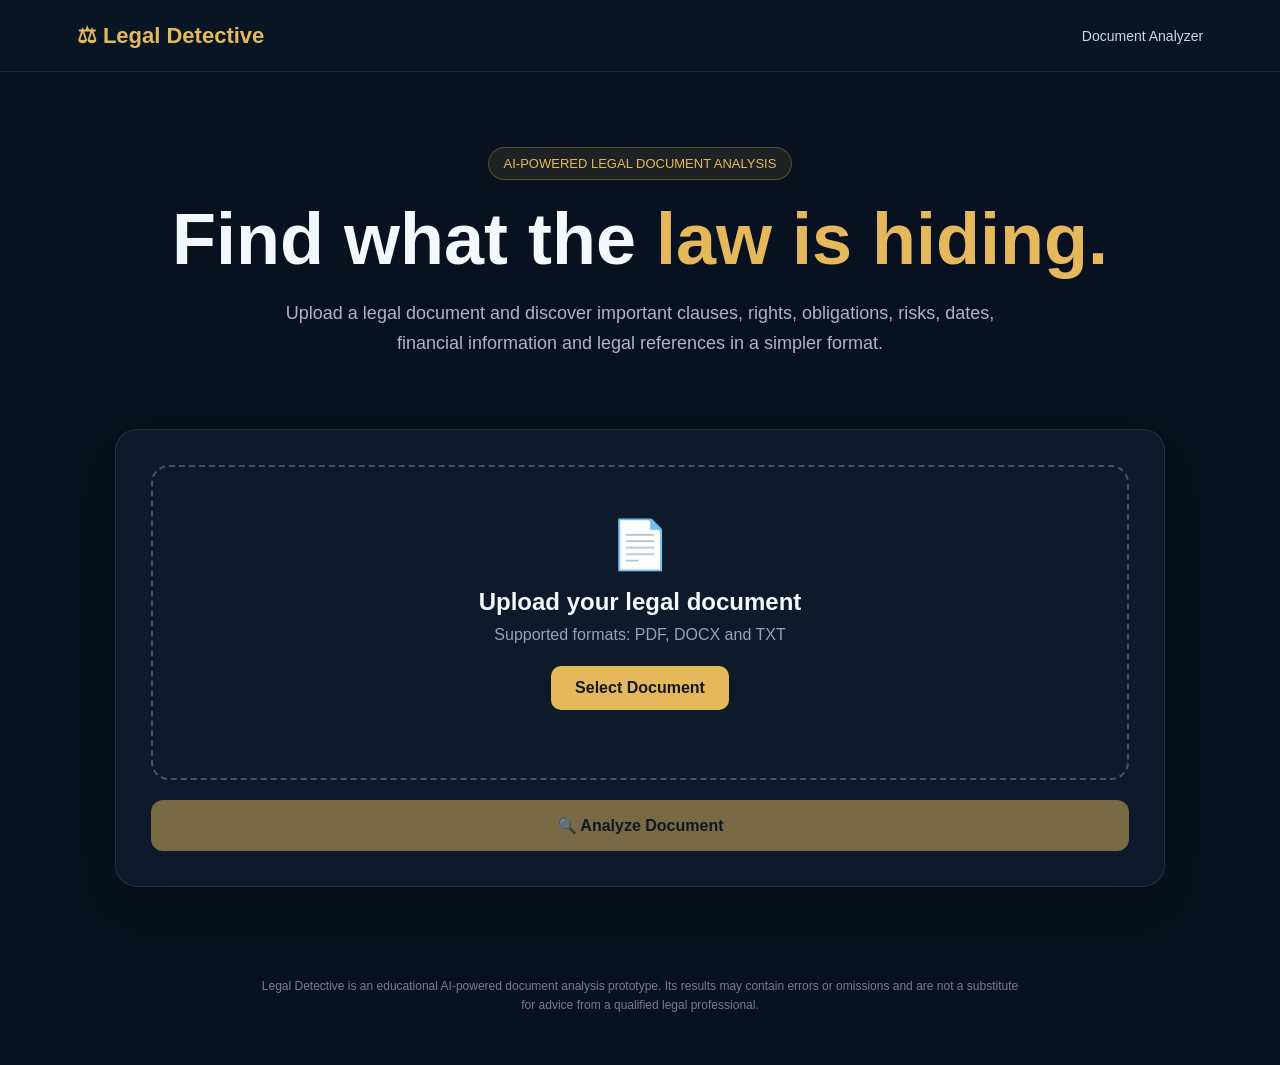
<file: templates/index.html>
<!DOCTYPE html>
<html lang="en">
<head>
    <meta charset="UTF-8">
    <meta name="viewport" content="width=device-width, initial-scale=1.0">
    <title>Legal Detective</title>

    <style>
        * {
            box-sizing: border-box;
            margin: 0;
            padding: 0;
        }

        body {
            font-family: Arial, Helvetica, sans-serif;
            background: #07111f;
            color: #f4f7fb;
            min-height: 100vh;
        }

        .navbar {
            height: 72px;
            display: flex;
            align-items: center;
            justify-content: space-between;
            padding: 0 6%;
            border-bottom: 1px solid rgba(255,255,255,0.08);
            background: #081525;
        }

        .logo {
            font-size: 22px;
            font-weight: 800;
            color: #e5b85c;
        }

        .nav-link {
            color: #cbd5e1;
            text-decoration: none;
            font-size: 14px;
        }

        .hero {
            text-align: center;
            padding: 75px 20px 45px;
            max-width: 1000px;
            margin: auto;
        }

        .badge {
            display: inline-block;
            padding: 8px 15px;
            border-radius: 30px;
            background: rgba(229,184,92,0.1);
            color: #e5b85c;
            border: 1px solid rgba(229,184,92,0.3);
            font-size: 13px;
            margin-bottom: 22px;
        }

        h1 {
            font-size: clamp(40px, 7vw, 72px);
            line-height: 1.05;
            margin-bottom: 20px;
        }

        h1 span {
            color: #e5b85c;
        }

        .hero p {
            color: #aab7c7;
            font-size: 18px;
            line-height: 1.7;
            max-width: 720px;
            margin: auto;
        }

        .container {
            width: min(1050px, 92%);
            margin: auto;
        }

        .upload-card {
            background: #0c1a2c;
            border: 1px solid rgba(255,255,255,0.1);
            border-radius: 22px;
            padding: 35px;
            margin: 25px auto 60px;
            box-shadow: 0 20px 60px rgba(0,0,0,0.25);
        }

        .drop-zone {
            border: 2px dashed #42536a;
            border-radius: 18px;
            padding: 50px 25px;
            text-align: center;
            cursor: pointer;
            transition: 0.2s;
        }

        .drop-zone:hover,
        .drop-zone.dragover {
            border-color: #e5b85c;
            background: rgba(229,184,92,0.05);
        }

        .upload-icon {
            font-size: 48px;
            margin-bottom: 15px;
        }

        .drop-zone h2 {
            margin-bottom: 10px;
        }

        .drop-zone p {
            color: #93a4b8;
            margin-bottom: 22px;
        }

        /* Hide the ugly browser file input */
        #fileInput {
            display: none;
        }

        .choose-btn {
            display: inline-block;
            padding: 13px 24px;
            border-radius: 10px;
            background: #e5b85c;
            color: #101820;
            font-weight: 800;
            cursor: pointer;
            border: none;
        }

        .choose-btn:hover {
            background: #f0ca78;
        }

        .file-name {
            margin-top: 18px;
            color: #e5b85c;
            font-weight: 600;
            word-break: break-word;
        }

        .analyze-btn {
            width: 100%;
            margin-top: 20px;
            padding: 16px;
            border: none;
            border-radius: 12px;
            background: #e5b85c;
            color: #101820;
            font-size: 16px;
            font-weight: 800;
            cursor: pointer;
        }

        .analyze-btn:hover {
            background: #f0ca78;
        }

        .analyze-btn:disabled {
            opacity: 0.5;
            cursor: not-allowed;
        }

        .status {
            display: none;
            margin-top: 20px;
            padding: 15px;
            border-radius: 10px;
            background: #111f32;
            color: #cbd5e1;
            text-align: center;
        }

        .results {
            display: none;
            margin-bottom: 80px;
        }

        .results-header {
            margin-bottom: 25px;
        }

        .results-header h2 {
            font-size: 30px;
            margin-bottom: 8px;
        }

        .results-header p {
            color: #94a3b8;
        }

        .grid {
            display: grid;
            grid-template-columns: repeat(2, minmax(0, 1fr));
            gap: 18px;
        }

        .card {
            background: #0c1a2c;
            border: 1px solid rgba(255,255,255,0.08);
            border-radius: 16px;
            padding: 24px;
        }

        .card.full {
            grid-column: 1 / -1;
        }

        .card h3 {
            color: #e5b85c;
            margin-bottom: 14px;
        }

        .card p,
        .card li {
            color: #c1ccda;
            line-height: 1.7;
        }

        .card ul {
            padding-left: 20px;
        }

        .attention {
            font-size: 20px;
            font-weight: 800;
        }

        .item {
            padding: 12px;
            background: #101f32;
            border-radius: 10px;
            margin-bottom: 10px;
        }

        .item:last-child {
            margin-bottom: 0;
        }

        .empty {
            color: #718096;
        }

        .disclaimer {
            text-align: center;
            color: #718096;
            font-size: 12px;
            line-height: 1.6;
            padding: 30px 20px 50px;
            max-width: 800px;
            margin: auto;
        }

        @media (max-width: 700px) {
            .navbar {
                padding: 0 20px;
            }

            .hero {
                padding-top: 50px;
            }

            .upload-card {
                padding: 20px;
            }

            .drop-zone {
                padding: 35px 15px;
            }

            .grid {
                grid-template-columns: 1fr;
            }

            .card.full {
                grid-column: auto;
            }
        }
    </style>
</head>

<body>

<nav class="navbar">
    <div class="logo">⚖ Legal Detective</div>
    <a class="nav-link" href="#upload">Document Analyzer</a>
</nav>

<section class="hero">
    <div class="badge">AI-POWERED LEGAL DOCUMENT ANALYSIS</div>

    <h1>
        Find what the <span>law is hiding.</span>
    </h1>

    <p>
        Upload a legal document and discover important clauses,
        rights, obligations, risks, dates, financial information
        and legal references in a simpler format.
    </p>
</section>

<main class="container">

    <section class="upload-card" id="upload">

        <div class="drop-zone" id="dropZone">

            <div class="upload-icon">📄</div>

            <h2>Upload your legal document</h2>

            <p>
                Supported formats: PDF, DOCX and TXT
            </p>

            <label for="fileInput" class="choose-btn">
                Select Document
            </label>

            <input
                type="file"
                id="fileInput"
                accept=".pdf,.docx,.txt"
            >

            <div class="file-name" id="fileName"></div>

        </div>

        <button class="analyze-btn" id="analyzeBtn" disabled>
            🔍 Analyze Document
        </button>

        <div class="status" id="status"></div>

    </section>

    <section class="results" id="results">

        <div class="results-header">
            <h2>Analysis Results</h2>
            <p id="documentType"></p>
        </div>

        <div class="grid">

            <div class="card full">
                <h3>📋 Summary</h3>
                <p id="summary"></p>
            </div>

            <div class="card full">
                <h3>💡 Simple Explanation</h3>
                <p id="simpleExplanation"></p>
            </div>

            <div class="card">
                <h3>👥 Parties</h3>
                <div id="parties"></div>
            </div>

            <div class="card">
                <h3>⚠️ Risks & Attention</h3>
                <div id="risks"></div>
            </div>

            <div class="card">
                <h3>✅ Rights</h3>
                <div id="rights"></div>
            </div>

            <div class="card">
                <h3>📌 Obligations</h3>
                <div id="obligations"></div>
            </div>

            <div class="card">
                <h3>📅 Important Dates</h3>
                <div id="dates"></div>
            </div>

            <div class="card">
                <h3>💰 Financial Information</h3>
                <div id="money"></div>
            </div>

            <div class="card full">
                <h3>📜 Acts & Legal References</h3>
                <div id="legalReferences"></div>
            </div>

            <div class="card full">
                <h3>🔎 Important Clauses</h3>
                <div id="clauses"></div>
            </div>

        </div>

    </section>

</main>

<div class="disclaimer">
    Legal Detective is an educational AI-powered document analysis
    prototype. Its results may contain errors or omissions and are
    not a substitute for advice from a qualified legal professional.
</div>


<script>

const fileInput = document.getElementById("fileInput");
const dropZone = document.getElementById("dropZone");
const fileName = document.getElementById("fileName");
const analyzeBtn = document.getElementById("analyzeBtn");
const statusBox = document.getElementById("status");
const results = document.getElementById("results");

let selectedFile = null;


/* ---------------- FILE SELECTION ---------------- */

fileInput.addEventListener("change", function () {
    if (this.files.length > 0) {
        selectFile(this.files[0]);
    }
});


function selectFile(file) {

    const allowed = [
        "application/pdf",
        "application/vnd.openxmlformats-officedocument.wordprocessingml.document",
        "text/plain"
    ];

    const extension = file.name.split(".").pop().toLowerCase();

    if (!["pdf", "docx", "txt"].includes(extension)) {
        alert("Please upload a PDF, DOCX or TXT file.");
        return;
    }

    selectedFile = file;

    fileName.textContent = "Selected: " + file.name;

    analyzeBtn.disabled = false;
}


/* ---------------- DRAG & DROP ---------------- */

dropZone.addEventListener("dragover", function (e) {
    e.preventDefault();
    dropZone.classList.add("dragover");
});

dropZone.addEventListener("dragleave", function () {
    dropZone.classList.remove("dragover");
});

dropZone.addEventListener("drop", function (e) {

    e.preventDefault();

    dropZone.classList.remove("dragover");

    if (e.dataTransfer.files.length > 0) {
        selectFile(e.dataTransfer.files[0]);
    }
});


/* ---------------- ANALYSIS ---------------- */

analyzeBtn.addEventListener("click", async function () {

    if (!selectedFile) return;

    analyzeBtn.disabled = true;

    statusBox.style.display = "block";
    statusBox.textContent = "🔍 Analyzing your document...";

    results.style.display = "none";

    const formData = new FormData();

    formData.append("file", selectedFile);

    try {

        const response = await fetch("/analyze", {
            method: "POST",
            body: formData
        });

        const data = await response.json();

        if (!response.ok) {
            throw new Error(data.error || "Analysis failed.");
        }

        displayResults(data);

        statusBox.textContent = "✅ Analysis complete.";

    } catch (error) {

        statusBox.textContent = "❌ " + error.message;

    } finally {

        analyzeBtn.disabled = false;

    }

});


/* ---------------- DISPLAY RESULTS ---------------- */

function displayResults(data) {

    results.style.display = "block";

    const analysis = data.analysis || data;

    document.getElementById("documentType").textContent =
        analysis.document_type || "Legal Document";

    document.getElementById("summary").textContent =
        analysis.summary || "No summary available.";

    document.getElementById("simpleExplanation").textContent =
        analysis.simple_explanation || "No explanation available.";

    renderList(
        "parties",
        analysis.parties
    );

    renderList(
        "risks",
        analysis.risks_and_attention
    );

    renderList(
        "rights",
        analysis.rights
    );

    renderList(
        "obligations",
        analysis.obligations
    );

    renderList(
        "dates",
        analysis.important_dates
    );

    renderList(
        "money",
        analysis.financial_information
    );

    renderList(
        "legalReferences",
        analysis.legal_references
    );

    renderList(
        "clauses",
        analysis.key_clauses
    );

    results.scrollIntoView({
        behavior: "smooth"
    });
}


/* ---------------- LIST RENDERER ---------------- */

function renderList(id, items) {

    const element = document.getElementById(id);

    element.innerHTML = "";

    if (!items || !Array.isArray(items) || items.length === 0) {

        element.innerHTML =
            '<div class="empty">No information found.</div>';

        return;
    }

    items.forEach(item => {

        const div = document.createElement("div");

        div.className = "item";

        if (typeof item === "string") {
            div.textContent = item;
        } else {
            div.textContent = JSON.stringify(item);
        }

        element.appendChild(div);

    });
}

</script>

</body>
</html>
</file>
